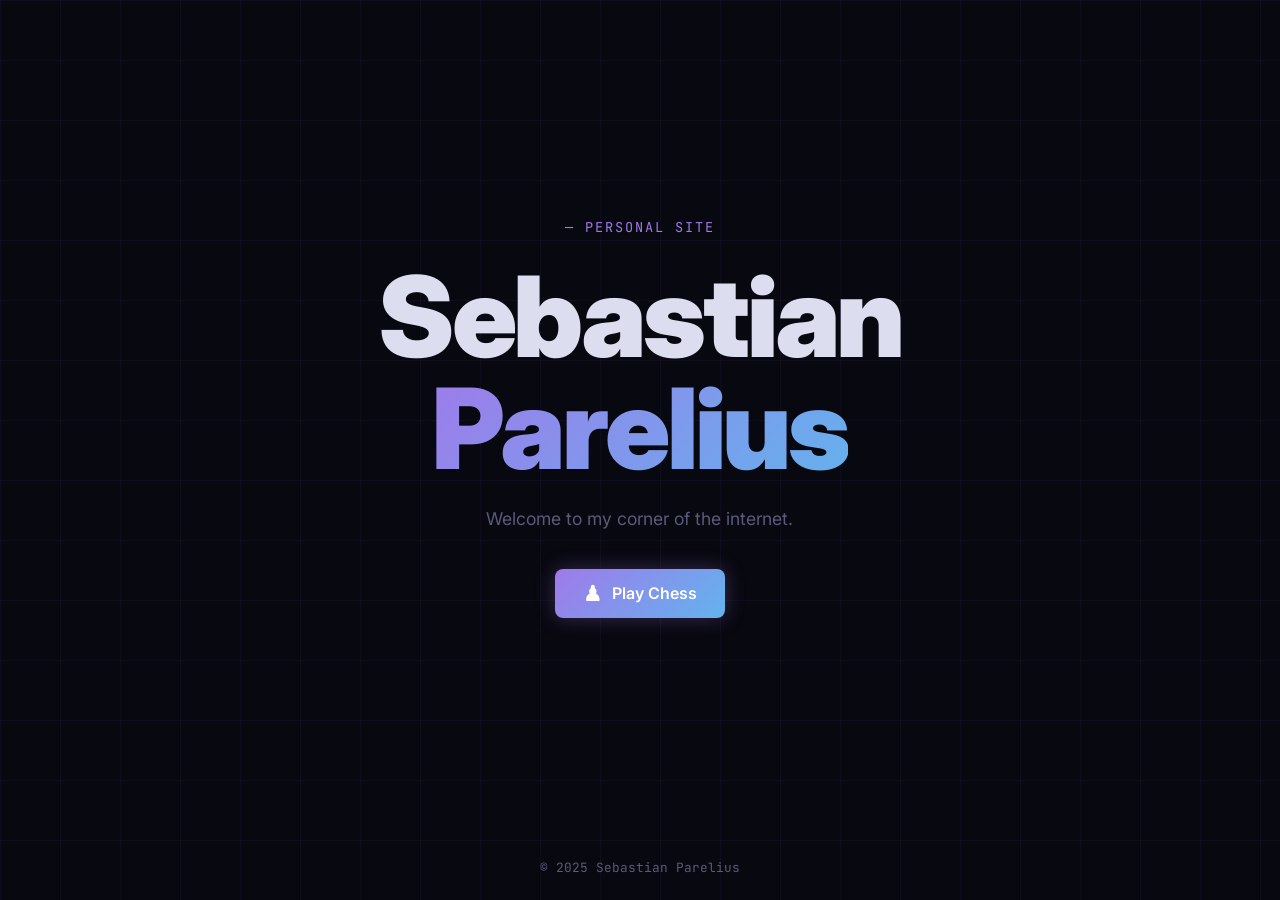
<file: src/index.html>
<!DOCTYPE html>
<html lang="en">
<head>
    <meta charset="UTF-8">
    <meta name="viewport" content="width=device-width, initial-scale=1.0">
    <title>Sebastian Parelius</title>
    <link rel="preconnect" href="https://fonts.googleapis.com">
    <link rel="preconnect" href="https://fonts.gstatic.com" crossorigin>
    <link href="https://fonts.googleapis.com/css2?family=Inter:wght@300;400;600;900&family=JetBrains+Mono:wght@400;700&display=swap" rel="stylesheet">
    <link rel="stylesheet" href="styles/style.css">
</head>
<body>
    <main>
        <div class="hero">
            <p class="label">— personal site</p>
            <h1>Sebastian<br><span class="accent">Parelius</span></h1>
            <p class="tagline">Welcome to my corner of the internet.</p>
            <div class="links">
                <a href="chess.html" class="btn">
                    <span class="btn-icon">♟</span>
                    Play Chess
                </a>
            </div>
        </div>
    </main>
    <footer>
        <p>© 2025 Sebastian Parelius</p>
    </footer>
    <script src="scripts/main.js"></script>
</body>
</html>
</file>
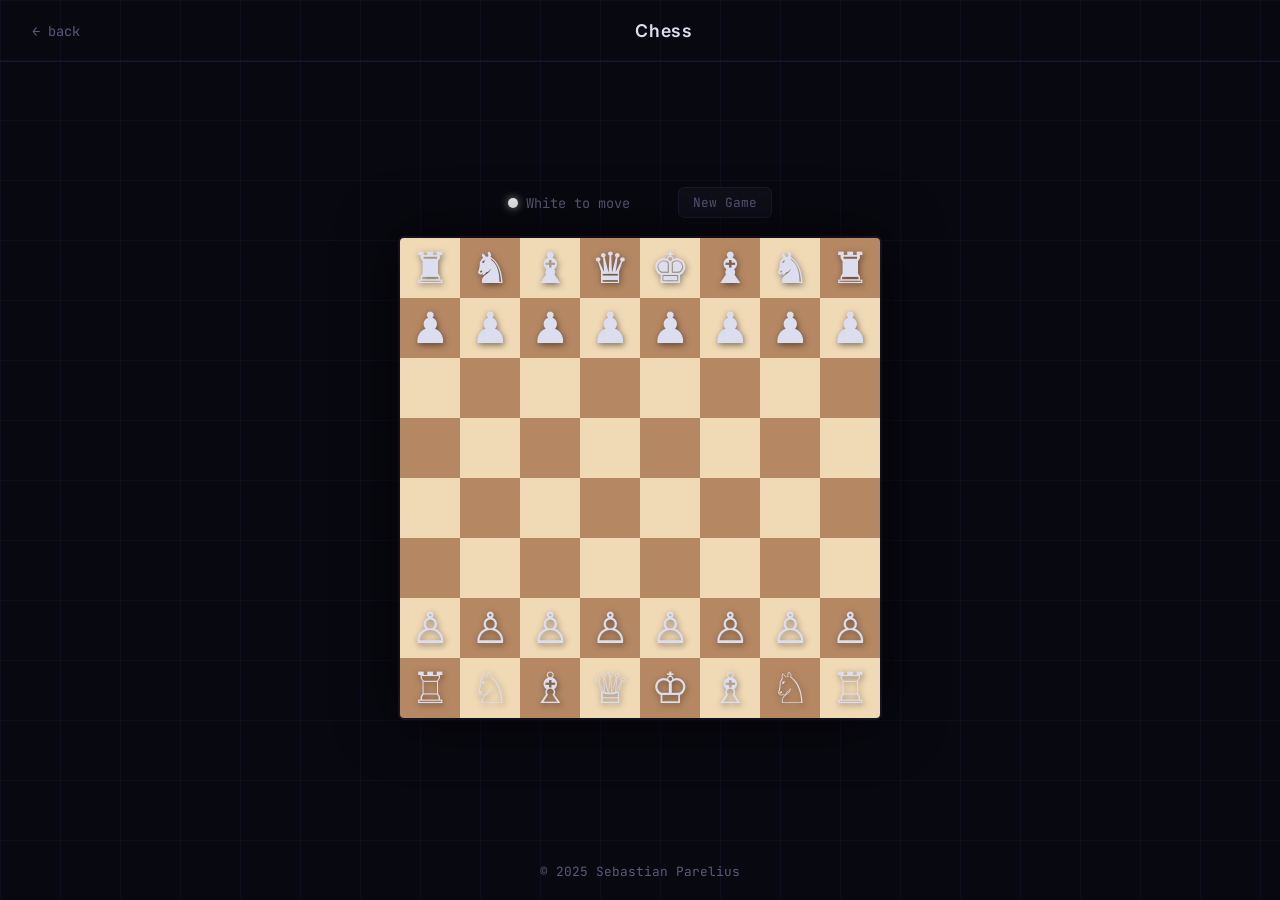
<file: src/chess.html>
<!DOCTYPE html>
<html lang="en">
<head>
    <meta charset="UTF-8">
    <meta name="viewport" content="width=device-width, initial-scale=1.0">
    <title>Chess — Sebastian Parelius</title>
    <link rel="preconnect" href="https://fonts.googleapis.com">
    <link rel="preconnect" href="https://fonts.gstatic.com" crossorigin>
    <link href="https://fonts.googleapis.com/css2?family=Inter:wght@300;400;600;900&family=JetBrains+Mono:wght@400;700&display=swap" rel="stylesheet">
    <link rel="stylesheet" href="styles/chess.css">
</head>
<body>
    <header>
        <a href="index.html" class="back-link">← back</a>
        <h1>Chess</h1>
        <span></span>
    </header>
    <main>
        <div class="game-info">
            <div class="turn-indicator">
                <div class="turn-dot white" id="turn-dot"></div>
                <span id="turn-label">White to move</span>
            </div>
            <span id="status"></span>
            <button type="button" class="btn-new-game" id="new-game">New Game</button>
        </div>
        <div class="board-wrapper">
            <div id="chessboard"></div>
        </div>
    </main>
    <footer>
        <p>© 2025 Sebastian Parelius</p>
    </footer>
    <script src="scripts/chess.js"></script>
</body>
</html>
</file>
<file: src/styles/style.css>
@import url('https://fonts.googleapis.com/css2?family=Inter:wght@300;400;600;900&family=JetBrains+Mono:wght@400;700&display=swap');

*, *::before, *::after {
    box-sizing: border-box;
    margin: 0;
    padding: 0;
}

:root {
    --bg: #080810;
    --surface: #0f0f1a;
    --border: #1a1a2e;
    --text: #ddddf0;
    --muted: #5a5a7a;
    --accent: #9f7aea;
    --accent2: #63b3ed;
    --font: 'Inter', -apple-system, sans-serif;
    --mono: 'JetBrains Mono', 'Courier New', monospace;
}

html, body {
    height: 100%;
}

body {
    font-family: var(--font);
    background-color: var(--bg);
    color: var(--text);
    min-height: 100vh;
    display: flex;
    flex-direction: column;
    overflow-x: hidden;
}

body::before {
    content: '';
    position: fixed;
    inset: 0;
    background-image:
        linear-gradient(rgba(159, 122, 234, 0.05) 1px, transparent 1px),
        linear-gradient(90deg, rgba(159, 122, 234, 0.05) 1px, transparent 1px);
    background-size: 60px 60px;
    pointer-events: none;
    z-index: 0;
}

main {
    flex: 1;
    display: flex;
    align-items: center;
    justify-content: center;
    padding: 2rem;
    position: relative;
    z-index: 1;
}

.hero {
    text-align: center;
    max-width: 700px;
}

.label {
    font-family: var(--mono);
    font-size: 0.85rem;
    color: var(--accent);
    letter-spacing: 0.15em;
    text-transform: uppercase;
    margin-bottom: 1.5rem;
    opacity: 0;
    animation: fadeUp 0.6s ease forwards 0.2s;
}

h1 {
    font-size: clamp(3.5rem, 10vw, 7rem);
    font-weight: 900;
    line-height: 1;
    letter-spacing: -0.03em;
    margin-bottom: 1.5rem;
    opacity: 0;
    animation: fadeUp 0.6s ease forwards 0.4s;
}

h1 .accent {
    background: linear-gradient(135deg, var(--accent), var(--accent2));
    -webkit-background-clip: text;
    -webkit-text-fill-color: transparent;
    background-clip: text;
}

.tagline {
    font-size: 1.1rem;
    color: var(--muted);
    margin-bottom: 2.5rem;
    opacity: 0;
    animation: fadeUp 0.6s ease forwards 0.6s;
}

.links {
    display: flex;
    gap: 1rem;
    justify-content: center;
    opacity: 0;
    animation: fadeUp 0.6s ease forwards 0.8s;
}

.btn {
    display: inline-flex;
    align-items: center;
    gap: 0.6rem;
    padding: 0.75rem 1.75rem;
    background: linear-gradient(135deg, var(--accent), var(--accent2));
    color: #fff;
    text-decoration: none;
    border-radius: 8px;
    font-weight: 600;
    font-size: 1rem;
    transition: transform 0.2s, box-shadow 0.2s;
    box-shadow: 0 0 20px rgba(159, 122, 234, 0.3);
}

.btn:hover {
    transform: translateY(-2px);
    box-shadow: 0 0 35px rgba(159, 122, 234, 0.55);
}

.btn-icon {
    font-size: 1.3rem;
}

footer {
    text-align: center;
    padding: 1.5rem;
    font-family: var(--mono);
    font-size: 0.8rem;
    color: var(--muted);
    position: relative;
    z-index: 1;
}

@keyframes fadeUp {
    from { opacity: 0; transform: translateY(20px); }
    to   { opacity: 1; transform: translateY(0); }
}
</file>
<file: src/styles/chess.css>
*, *::before, *::after {
    box-sizing: border-box;
    margin: 0;
    padding: 0;
}

:root {
    --bg: #080810;
    --surface: #0f0f1a;
    --border: #1a1a2e;
    --text: #ddddf0;
    --muted: #5a5a7a;
    --accent: #9f7aea;
    --accent2: #63b3ed;
    --font: 'Inter', -apple-system, sans-serif;
    --mono: 'JetBrains Mono', 'Courier New', monospace;

    --board-size: min(480px, 90vmin);
    --square-size: calc(var(--board-size) / 8);

    --sq-light: #f0d9b5;
    --sq-dark: #b58863;
    --sq-selected: rgba(255, 214, 0, 0.55);
    --sq-valid: rgba(20, 200, 80, 0.45);
    --sq-capture: rgba(220, 50, 50, 0.55);
}

html, body {
    height: 100%;
}

body {
    font-family: var(--font);
    background-color: var(--bg);
    color: var(--text);
    min-height: 100vh;
    display: flex;
    flex-direction: column;
    overflow-x: hidden;
}

body::before {
    content: '';
    position: fixed;
    inset: 0;
    background-image:
        linear-gradient(rgba(159, 122, 234, 0.05) 1px, transparent 1px),
        linear-gradient(90deg, rgba(159, 122, 234, 0.05) 1px, transparent 1px);
    background-size: 60px 60px;
    pointer-events: none;
    z-index: 0;
}

header {
    padding: 1.25rem 2rem;
    display: flex;
    align-items: center;
    justify-content: space-between;
    position: relative;
    z-index: 1;
    border-bottom: 1px solid var(--border);
}

header h1 {
    font-size: 1.1rem;
    font-weight: 600;
    letter-spacing: 0.05em;
}

.back-link {
    color: var(--muted);
    text-decoration: none;
    font-family: var(--mono);
    font-size: 0.85rem;
    transition: color 0.2s;
}

.back-link:hover {
    color: var(--accent);
}

main {
    flex: 1;
    display: flex;
    flex-direction: column;
    align-items: center;
    justify-content: center;
    padding: 1.5rem 1rem;
    gap: 1.25rem;
    position: relative;
    z-index: 1;
}

.game-info {
    display: flex;
    align-items: center;
    gap: 1.5rem;
    font-family: var(--mono);
    font-size: 0.85rem;
}

.turn-indicator {
    display: flex;
    align-items: center;
    gap: 0.5rem;
    color: var(--muted);
}

.turn-dot {
    width: 10px;
    height: 10px;
    border-radius: 50%;
    transition: background 0.3s, box-shadow 0.3s;
}

.turn-dot.white {
    background: #f0f0f0;
    box-shadow: 0 0 8px rgba(255, 255, 255, 0.6);
}

.turn-dot.black {
    background: #333;
    border: 1px solid #666;
}

#status {
    color: var(--accent);
    font-weight: 700;
}

.btn-new-game {
    padding: 0.35rem 0.9rem;
    background: var(--surface);
    border: 1px solid var(--border);
    color: var(--muted);
    border-radius: 6px;
    cursor: pointer;
    font-family: var(--mono);
    font-size: 0.8rem;
    transition: border-color 0.2s, color 0.2s;
}

.btn-new-game:hover {
    border-color: var(--accent);
    color: var(--accent);
}

#chessboard {
    width: var(--board-size);
    height: var(--board-size);
    display: grid;
    grid-template-columns: repeat(8, 1fr);
    grid-template-rows: repeat(8, 1fr);
    border-radius: 4px;
    overflow: hidden;
    box-shadow: 0 0 60px rgba(0, 0, 0, 0.8), 0 0 0 2px var(--border);
}

.square {
    display: flex;
    align-items: center;
    justify-content: center;
    cursor: pointer;
    position: relative;
    -webkit-user-select: none;
    user-select: none;
    transition: filter 0.1s;
}

.square.light { background-color: var(--sq-light); }
.square.dark  { background-color: var(--sq-dark); }

.square:hover { filter: brightness(1.1); }

.square.selected {
    background-color: var(--sq-selected) !important;
    filter: none;
}

.square.valid-move::after {
    content: '';
    position: absolute;
    width: 32%;
    height: 32%;
    border-radius: 50%;
    background: rgba(20, 200, 80, 0.5);
    pointer-events: none;
}

.square.valid-capture::after {
    content: '';
    position: absolute;
    inset: 3px;
    border-radius: 50%;
    border: 4px solid rgba(220, 50, 50, 0.65);
    pointer-events: none;
}

.piece {
    font-size: calc(var(--square-size) * 0.72);
    line-height: 1;
    pointer-events: none;
    filter: drop-shadow(1px 2px 3px rgba(0, 0, 0, 0.5));
}

footer {
    text-align: center;
    padding: 1.25rem;
    font-family: var(--mono);
    font-size: 0.8rem;
    color: var(--muted);
    position: relative;
    z-index: 1;
}
</file>
